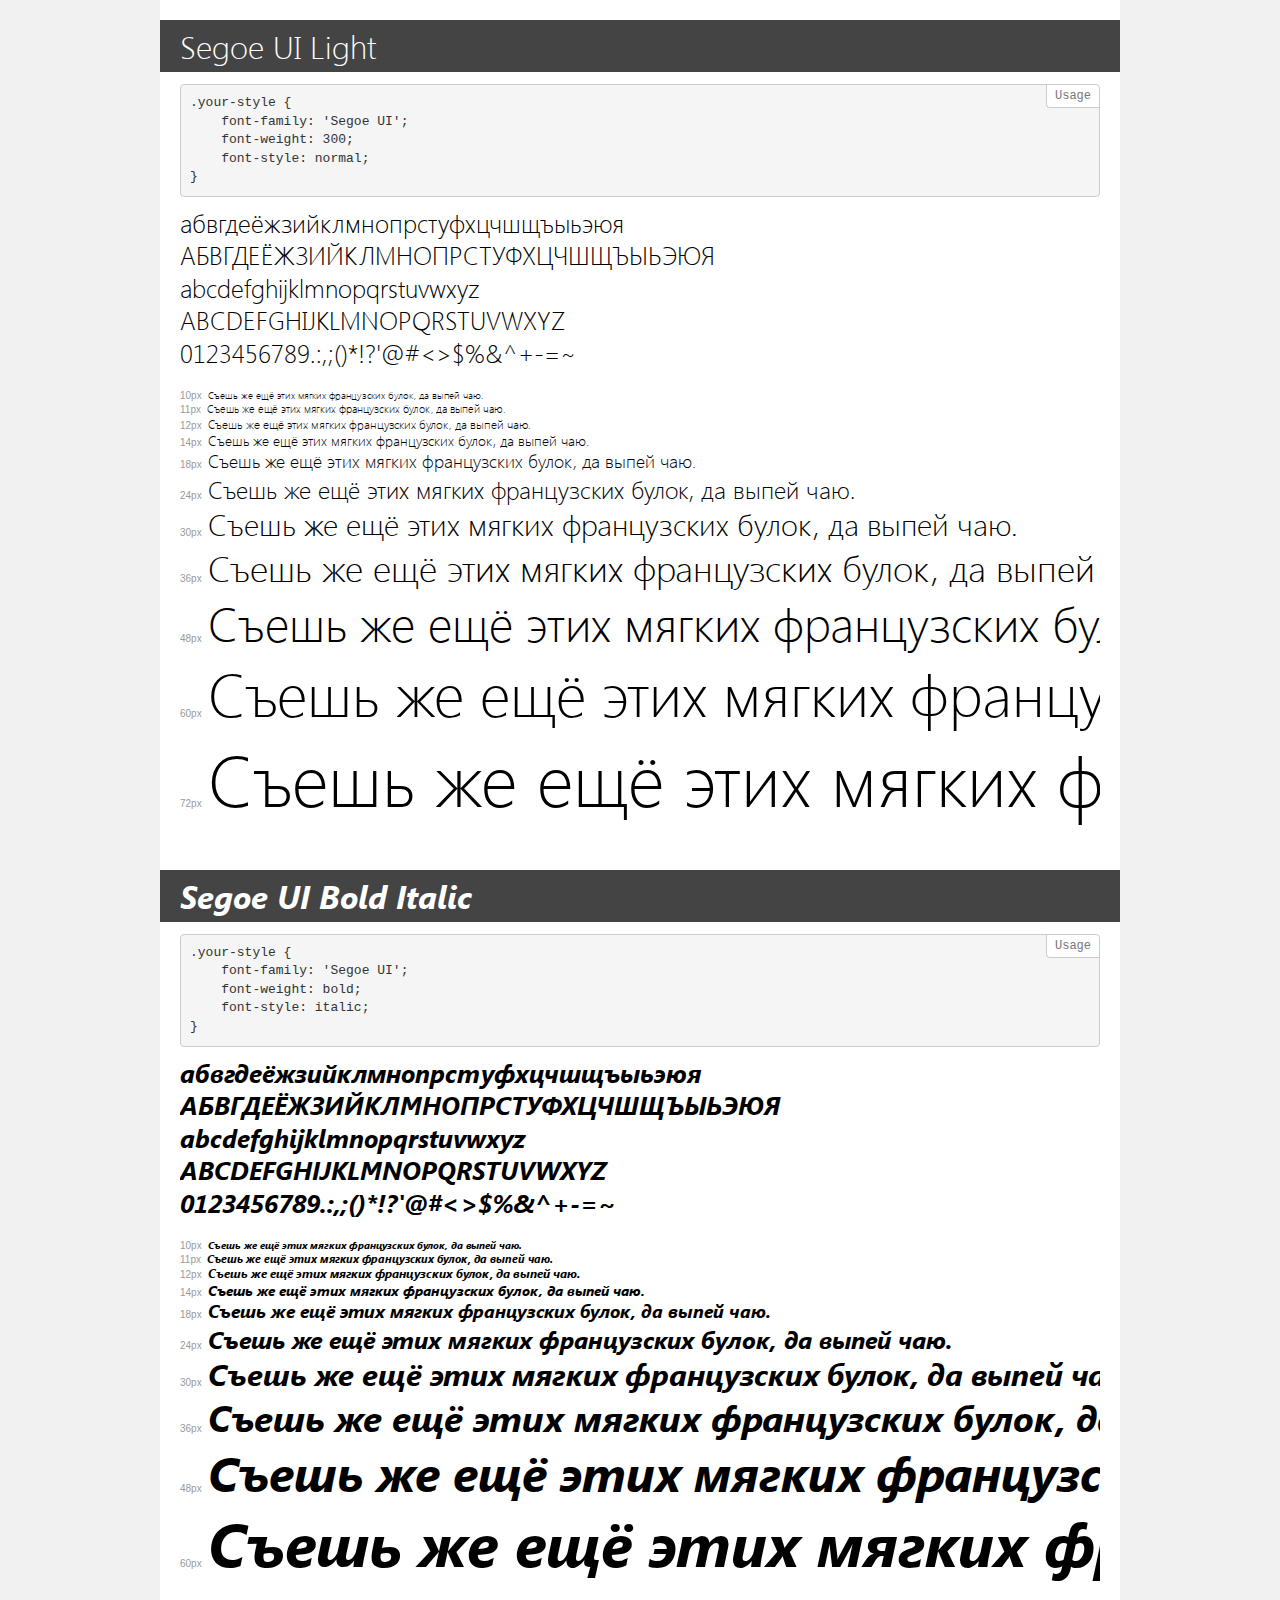
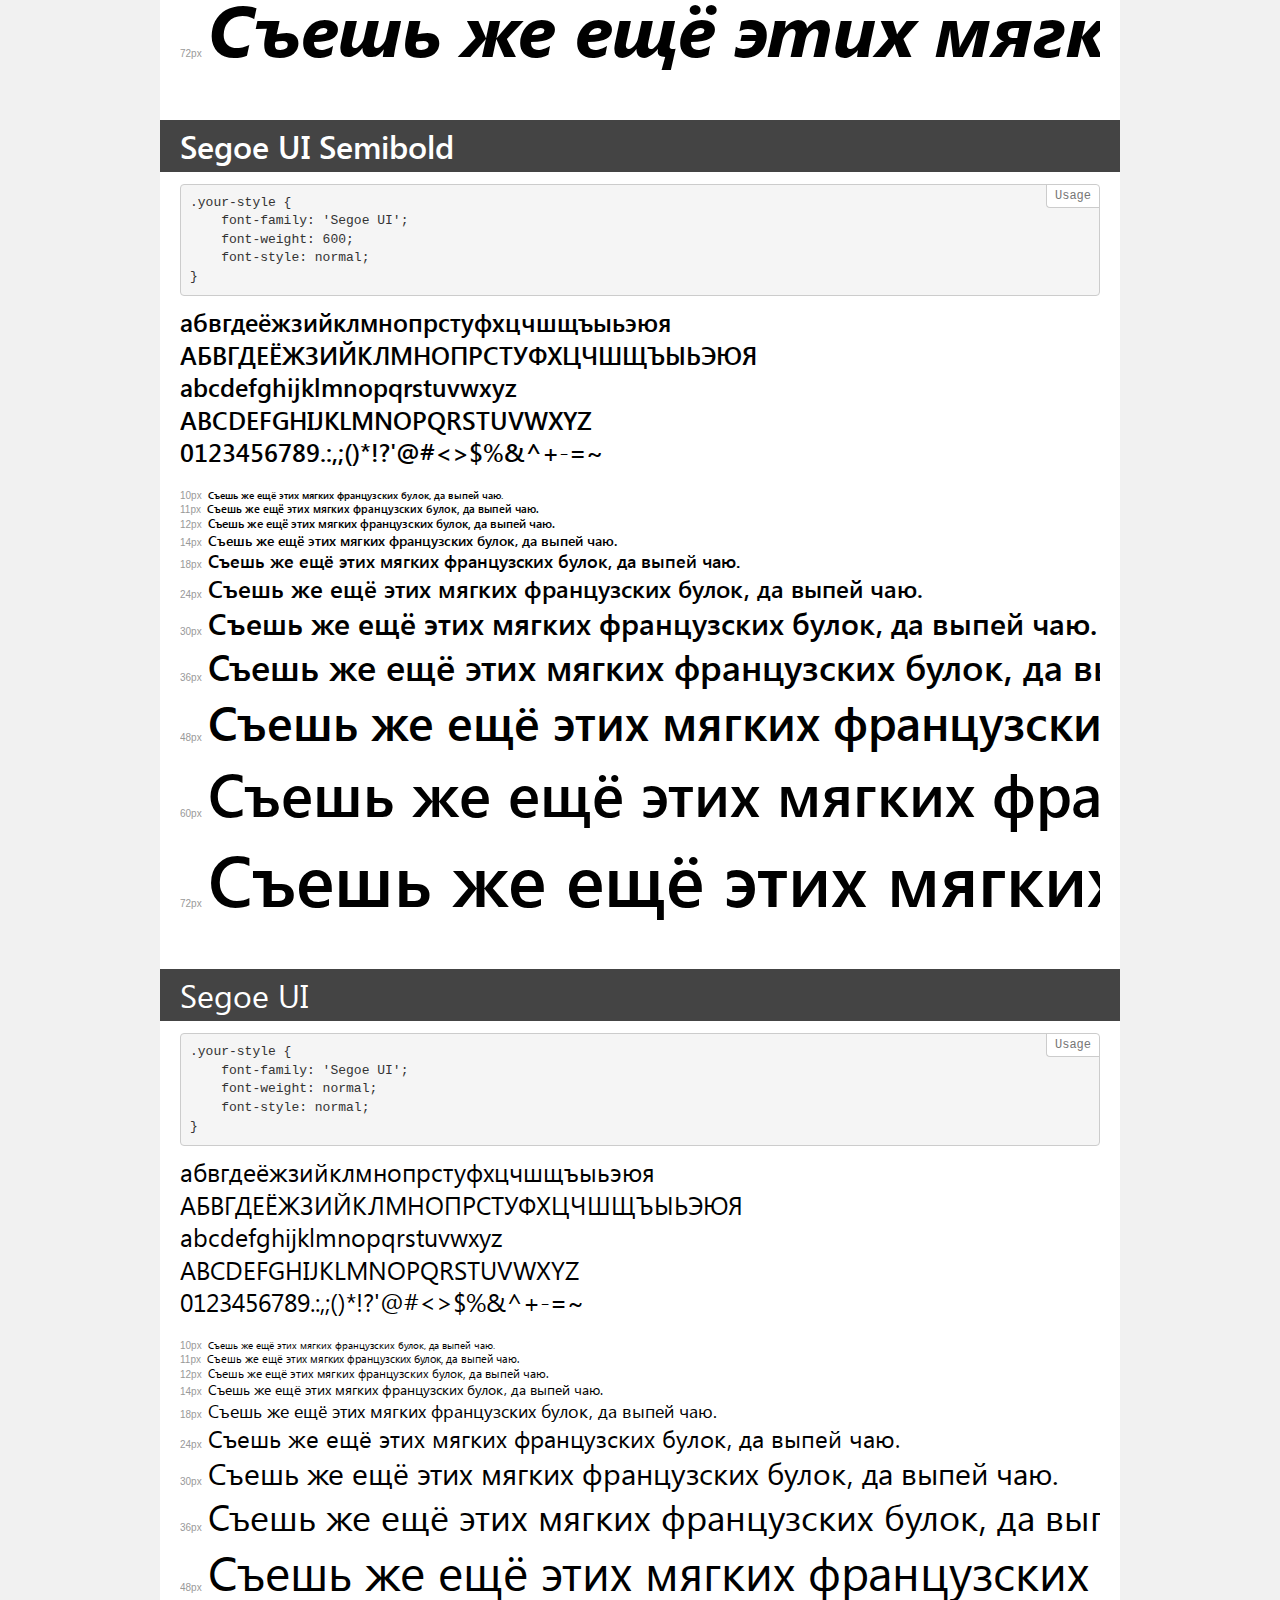
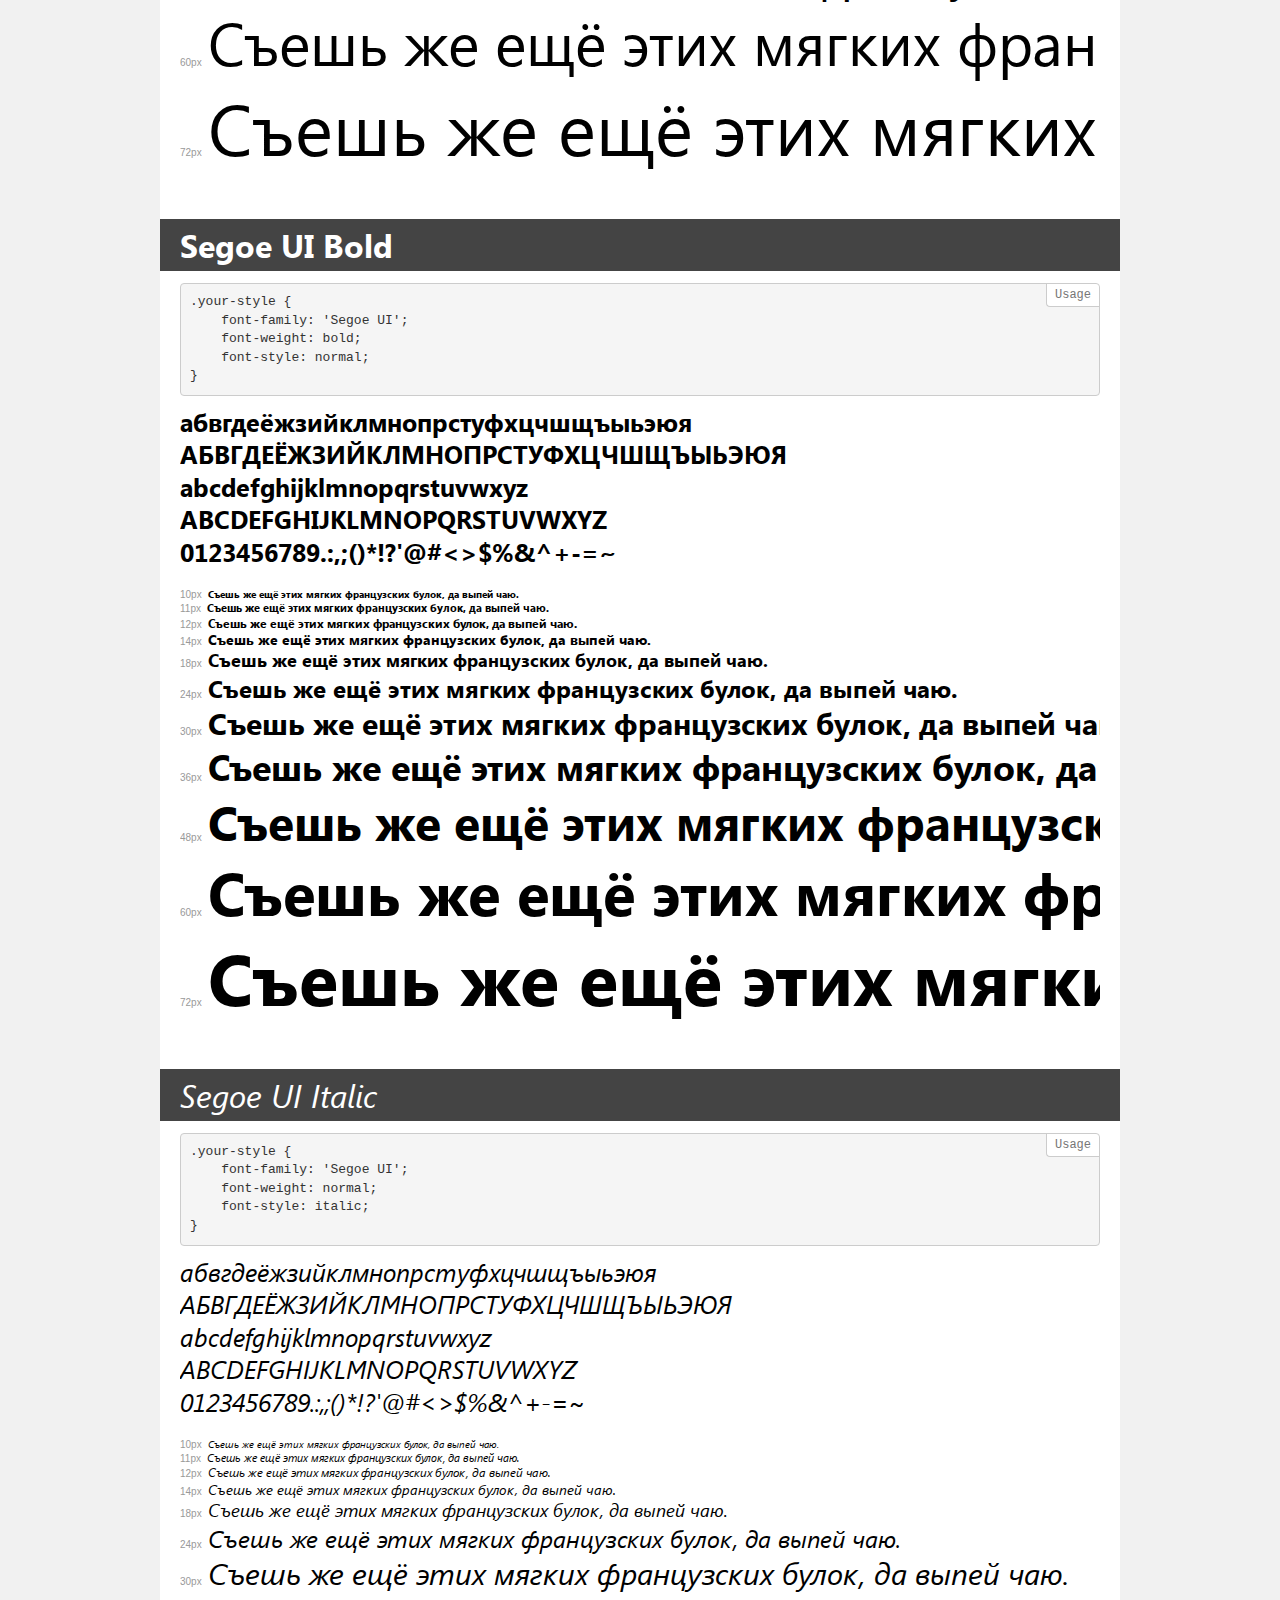
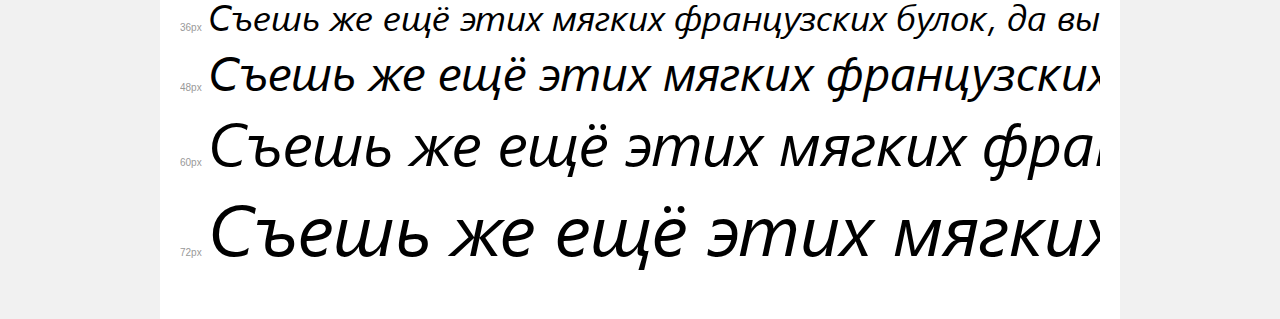
<file: fonts/SegoeUI/demo.html>
<!DOCTYPE html>
<html>
<head>
	<meta charset="utf-8">
	<meta http-equiv="X-UA-Compatible" content="IE=edge">
	<meta name="viewport" content="width=device-width, initial-scale=1">
	<meta name="robots" content="noindex, noarchive">
	<title>Transfonter demo</title>
	<link href="stylesheet.css" rel="stylesheet">
	<style>
		/*
		http://meyerweb.com/eric/tools/css/reset/
		v2.0 | 20110126
		License: none (public domain)
		*/
		html, body, div, span, applet, object, iframe,
		h1, h2, h3, h4, h5, h6, p, blockquote, pre,
		a, abbr, acronym, address, big, cite, code,
		del, dfn, em, img, ins, kbd, q, s, samp,
		small, strike, strong, sub, sup, tt, var,
		b, u, i, center,
		dl, dt, dd, ol, ul, li,
		fieldset, form, label, legend,
		table, caption, tbody, tfoot, thead, tr, th, td,
		article, aside, canvas, details, embed,
		figure, figcaption, footer, header, hgroup,
		menu, nav, output, ruby, section, summary,
		time, mark, audio, video {
			margin: 0;
			padding: 0;
			border: 0;
			font-size: 100%;
			font: inherit;
			vertical-align: baseline;
		}
		/* HTML5 display-role reset for older browsers */
		article, aside, details, figcaption, figure,
		footer, header, hgroup, menu, nav, section {
			display: block;
		}
		body {
			line-height: 1;
		}
		ol, ul {
			list-style: none;
		}
		blockquote, q {
			quotes: none;
		}
		blockquote:before, blockquote:after,
		q:before, q:after {
			content: '';
			content: none;
		}
		table {
			border-collapse: collapse;
			border-spacing: 0;
		}
		/* common styles */
		body {
			background: #f1f1f1;
			color: #000;
		}
		.page {
			background: #fff;
			width: 920px;
			margin: 0 auto;
			padding: 20px 20px 0 20px;
			overflow: hidden;
		}
		.font-container {
			overflow-x: auto;
			overflow-y: hidden;
			margin-bottom: 40px;
			line-height: 1.3;
			white-space: nowrap;
			padding-bottom: 5px;
		}
		h1 {
			position: relative;
			background: #444;
			font-size: 32px;
			color: #fff;
			padding: 10px 20px;
			margin: 0 -20px 12px -20px;
		}
		.letters {
			font-size: 25px;
			margin-bottom: 20px;
		}
		.s10:before {
			content: '10px';
		}
		.s11:before {
			content: '11px';
		}
		.s12:before {
			content: '12px';
		}
		.s14:before {
			content: '14px';
		}
		.s18:before {
			content: '18px';
		}
		.s24:before {
			content: '24px';
		}
		.s30:before {
			content: '30px';
		}
		.s36:before {
			content: '36px';
		}
		.s48:before {
			content: '48px';
		}
		.s60:before {
			content: '60px';
		}
		.s72:before {
			content: '72px';
		}
		.s10:before, .s11:before, .s12:before, .s14:before,
		.s18:before, .s24:before, .s30:before, .s36:before,
		.s48:before, .s60:before, .s72:before {
			font-family: Arial, sans-serif;
			font-size: 10px;
			font-weight: normal;
			font-style: normal;
			color: #999;
			padding-right: 6px;
		}
		pre {
			display: block;
			position: relative;
			padding: 9px;
			margin: 0 0 10px;
			font-family: Monaco, Menlo, Consolas, "Courier New", monospace !important;
			font-size: 13px;
			line-height: 1.428571429;
			color: #333;
			font-weight: normal !important;
			font-style: normal !important;
			background-color: #f5f5f5;
			border: 1px solid #ccc;
			overflow-x: auto;
			border-radius: 4px;
		}
		pre:after {
			display: block;
			position: absolute;
			right: 0;
			top: 0;
			content: 'Usage';
			line-height: 1;
			padding: 5px 8px;
			font-size: 12px;
			color: #767676;
			background-color: #fff;
			border: 1px solid #ccc;
			border-right: none;
			border-top: none;
			border-radius: 0 4px 0 4px;
			z-index: 10;
		}
		/* responsive */
		@media (max-width: 959px) {
			.page {
				width: auto;
				margin: 0;
			}
		}
	</style>
</head>
<body>
<div class="page">
	<div class="demo" style="font-family: 'Segoe UI'; font-weight: 300; font-style: normal;">
		<h1>Segoe UI Light</h1>
		<pre>.your-style {
    font-family: 'Segoe UI';
    font-weight: 300;
    font-style: normal;
}</pre>
		<div class="font-container">
			<p class="letters">
				абвгдеёжзийклмнопрстуфхцчшщъыьэюя <br />
				АБВГДЕЁЖЗИЙКЛМНОПРСТУФХЦЧШЩЪЫЬЭЮЯ <br />
				abcdefghijklmnopqrstuvwxyz <br />
				ABCDEFGHIJKLMNOPQRSTUVWXYZ <br />				0123456789.:,;()*!?'@#<>$%&^+-=~
			</p>
			<p class="s10" style="font-size: 10px;">Съешь же ещё этих мягких французских булок, да выпей чаю.</p>
			<p class="s11" style="font-size: 11px;">Съешь же ещё этих мягких французских булок, да выпей чаю.</p>
			<p class="s12" style="font-size: 12px;">Съешь же ещё этих мягких французских булок, да выпей чаю.</p>
			<p class="s14" style="font-size: 14px;">Съешь же ещё этих мягких французских булок, да выпей чаю.</p>
			<p class="s18" style="font-size: 18px;">Съешь же ещё этих мягких французских булок, да выпей чаю.</p>
			<p class="s24" style="font-size: 24px;">Съешь же ещё этих мягких французских булок, да выпей чаю.</p>
			<p class="s30" style="font-size: 30px;">Съешь же ещё этих мягких французских булок, да выпей чаю.</p>
			<p class="s36" style="font-size: 36px;">Съешь же ещё этих мягких французских булок, да выпей чаю.</p>
			<p class="s48" style="font-size: 48px;">Съешь же ещё этих мягких французских булок, да выпей чаю.</p>
			<p class="s60" style="font-size: 60px;">Съешь же ещё этих мягких французских булок, да выпей чаю.</p>
			<p class="s72" style="font-size: 72px;">Съешь же ещё этих мягких французских булок, да выпей чаю.</p>
		</div>
	</div>
	<div class="demo" style="font-family: 'Segoe UI'; font-weight: bold; font-style: italic;">
		<h1>Segoe UI Bold Italic</h1>
		<pre>.your-style {
    font-family: 'Segoe UI';
    font-weight: bold;
    font-style: italic;
}</pre>
		<div class="font-container">
			<p class="letters">
				абвгдеёжзийклмнопрстуфхцчшщъыьэюя <br />
				АБВГДЕЁЖЗИЙКЛМНОПРСТУФХЦЧШЩЪЫЬЭЮЯ <br />
				abcdefghijklmnopqrstuvwxyz <br />
				ABCDEFGHIJKLMNOPQRSTUVWXYZ <br />				0123456789.:,;()*!?'@#<>$%&^+-=~
			</p>
			<p class="s10" style="font-size: 10px;">Съешь же ещё этих мягких французских булок, да выпей чаю.</p>
			<p class="s11" style="font-size: 11px;">Съешь же ещё этих мягких французских булок, да выпей чаю.</p>
			<p class="s12" style="font-size: 12px;">Съешь же ещё этих мягких французских булок, да выпей чаю.</p>
			<p class="s14" style="font-size: 14px;">Съешь же ещё этих мягких французских булок, да выпей чаю.</p>
			<p class="s18" style="font-size: 18px;">Съешь же ещё этих мягких французских булок, да выпей чаю.</p>
			<p class="s24" style="font-size: 24px;">Съешь же ещё этих мягких французских булок, да выпей чаю.</p>
			<p class="s30" style="font-size: 30px;">Съешь же ещё этих мягких французских булок, да выпей чаю.</p>
			<p class="s36" style="font-size: 36px;">Съешь же ещё этих мягких французских булок, да выпей чаю.</p>
			<p class="s48" style="font-size: 48px;">Съешь же ещё этих мягких французских булок, да выпей чаю.</p>
			<p class="s60" style="font-size: 60px;">Съешь же ещё этих мягких французских булок, да выпей чаю.</p>
			<p class="s72" style="font-size: 72px;">Съешь же ещё этих мягких французских булок, да выпей чаю.</p>
		</div>
	</div>
	<div class="demo" style="font-family: 'Segoe UI'; font-weight: 600; font-style: normal;">
		<h1>Segoe UI Semibold</h1>
		<pre>.your-style {
    font-family: 'Segoe UI';
    font-weight: 600;
    font-style: normal;
}</pre>
		<div class="font-container">
			<p class="letters">
				абвгдеёжзийклмнопрстуфхцчшщъыьэюя <br />
				АБВГДЕЁЖЗИЙКЛМНОПРСТУФХЦЧШЩЪЫЬЭЮЯ <br />
				abcdefghijklmnopqrstuvwxyz <br />
				ABCDEFGHIJKLMNOPQRSTUVWXYZ <br />				0123456789.:,;()*!?'@#<>$%&^+-=~
			</p>
			<p class="s10" style="font-size: 10px;">Съешь же ещё этих мягких французских булок, да выпей чаю.</p>
			<p class="s11" style="font-size: 11px;">Съешь же ещё этих мягких французских булок, да выпей чаю.</p>
			<p class="s12" style="font-size: 12px;">Съешь же ещё этих мягких французских булок, да выпей чаю.</p>
			<p class="s14" style="font-size: 14px;">Съешь же ещё этих мягких французских булок, да выпей чаю.</p>
			<p class="s18" style="font-size: 18px;">Съешь же ещё этих мягких французских булок, да выпей чаю.</p>
			<p class="s24" style="font-size: 24px;">Съешь же ещё этих мягких французских булок, да выпей чаю.</p>
			<p class="s30" style="font-size: 30px;">Съешь же ещё этих мягких французских булок, да выпей чаю.</p>
			<p class="s36" style="font-size: 36px;">Съешь же ещё этих мягких французских булок, да выпей чаю.</p>
			<p class="s48" style="font-size: 48px;">Съешь же ещё этих мягких французских булок, да выпей чаю.</p>
			<p class="s60" style="font-size: 60px;">Съешь же ещё этих мягких французских булок, да выпей чаю.</p>
			<p class="s72" style="font-size: 72px;">Съешь же ещё этих мягких французских булок, да выпей чаю.</p>
		</div>
	</div>
	<div class="demo" style="font-family: 'Segoe UI'; font-weight: normal; font-style: normal;">
		<h1>Segoe UI</h1>
		<pre>.your-style {
    font-family: 'Segoe UI';
    font-weight: normal;
    font-style: normal;
}</pre>
		<div class="font-container">
			<p class="letters">
				абвгдеёжзийклмнопрстуфхцчшщъыьэюя <br />
				АБВГДЕЁЖЗИЙКЛМНОПРСТУФХЦЧШЩЪЫЬЭЮЯ <br />
				abcdefghijklmnopqrstuvwxyz <br />
				ABCDEFGHIJKLMNOPQRSTUVWXYZ <br />				0123456789.:,;()*!?'@#<>$%&^+-=~
			</p>
			<p class="s10" style="font-size: 10px;">Съешь же ещё этих мягких французских булок, да выпей чаю.</p>
			<p class="s11" style="font-size: 11px;">Съешь же ещё этих мягких французских булок, да выпей чаю.</p>
			<p class="s12" style="font-size: 12px;">Съешь же ещё этих мягких французских булок, да выпей чаю.</p>
			<p class="s14" style="font-size: 14px;">Съешь же ещё этих мягких французских булок, да выпей чаю.</p>
			<p class="s18" style="font-size: 18px;">Съешь же ещё этих мягких французских булок, да выпей чаю.</p>
			<p class="s24" style="font-size: 24px;">Съешь же ещё этих мягких французских булок, да выпей чаю.</p>
			<p class="s30" style="font-size: 30px;">Съешь же ещё этих мягких французских булок, да выпей чаю.</p>
			<p class="s36" style="font-size: 36px;">Съешь же ещё этих мягких французских булок, да выпей чаю.</p>
			<p class="s48" style="font-size: 48px;">Съешь же ещё этих мягких французских булок, да выпей чаю.</p>
			<p class="s60" style="font-size: 60px;">Съешь же ещё этих мягких французских булок, да выпей чаю.</p>
			<p class="s72" style="font-size: 72px;">Съешь же ещё этих мягких французских булок, да выпей чаю.</p>
		</div>
	</div>
	<div class="demo" style="font-family: 'Segoe UI'; font-weight: bold; font-style: normal;">
		<h1>Segoe UI Bold</h1>
		<pre>.your-style {
    font-family: 'Segoe UI';
    font-weight: bold;
    font-style: normal;
}</pre>
		<div class="font-container">
			<p class="letters">
				абвгдеёжзийклмнопрстуфхцчшщъыьэюя <br />
				АБВГДЕЁЖЗИЙКЛМНОПРСТУФХЦЧШЩЪЫЬЭЮЯ <br />
				abcdefghijklmnopqrstuvwxyz <br />
				ABCDEFGHIJKLMNOPQRSTUVWXYZ <br />				0123456789.:,;()*!?'@#<>$%&^+-=~
			</p>
			<p class="s10" style="font-size: 10px;">Съешь же ещё этих мягких французских булок, да выпей чаю.</p>
			<p class="s11" style="font-size: 11px;">Съешь же ещё этих мягких французских булок, да выпей чаю.</p>
			<p class="s12" style="font-size: 12px;">Съешь же ещё этих мягких французских булок, да выпей чаю.</p>
			<p class="s14" style="font-size: 14px;">Съешь же ещё этих мягких французских булок, да выпей чаю.</p>
			<p class="s18" style="font-size: 18px;">Съешь же ещё этих мягких французских булок, да выпей чаю.</p>
			<p class="s24" style="font-size: 24px;">Съешь же ещё этих мягких французских булок, да выпей чаю.</p>
			<p class="s30" style="font-size: 30px;">Съешь же ещё этих мягких французских булок, да выпей чаю.</p>
			<p class="s36" style="font-size: 36px;">Съешь же ещё этих мягких французских булок, да выпей чаю.</p>
			<p class="s48" style="font-size: 48px;">Съешь же ещё этих мягких французских булок, да выпей чаю.</p>
			<p class="s60" style="font-size: 60px;">Съешь же ещё этих мягких французских булок, да выпей чаю.</p>
			<p class="s72" style="font-size: 72px;">Съешь же ещё этих мягких французских булок, да выпей чаю.</p>
		</div>
	</div>
	<div class="demo" style="font-family: 'Segoe UI'; font-weight: normal; font-style: italic;">
		<h1>Segoe UI Italic</h1>
		<pre>.your-style {
    font-family: 'Segoe UI';
    font-weight: normal;
    font-style: italic;
}</pre>
		<div class="font-container">
			<p class="letters">
				абвгдеёжзийклмнопрстуфхцчшщъыьэюя <br />
				АБВГДЕЁЖЗИЙКЛМНОПРСТУФХЦЧШЩЪЫЬЭЮЯ <br />
				abcdefghijklmnopqrstuvwxyz <br />
				ABCDEFGHIJKLMNOPQRSTUVWXYZ <br />				0123456789.:,;()*!?'@#<>$%&^+-=~
			</p>
			<p class="s10" style="font-size: 10px;">Съешь же ещё этих мягких французских булок, да выпей чаю.</p>
			<p class="s11" style="font-size: 11px;">Съешь же ещё этих мягких французских булок, да выпей чаю.</p>
			<p class="s12" style="font-size: 12px;">Съешь же ещё этих мягких французских булок, да выпей чаю.</p>
			<p class="s14" style="font-size: 14px;">Съешь же ещё этих мягких французских булок, да выпей чаю.</p>
			<p class="s18" style="font-size: 18px;">Съешь же ещё этих мягких французских булок, да выпей чаю.</p>
			<p class="s24" style="font-size: 24px;">Съешь же ещё этих мягких французских булок, да выпей чаю.</p>
			<p class="s30" style="font-size: 30px;">Съешь же ещё этих мягких французских булок, да выпей чаю.</p>
			<p class="s36" style="font-size: 36px;">Съешь же ещё этих мягких французских булок, да выпей чаю.</p>
			<p class="s48" style="font-size: 48px;">Съешь же ещё этих мягких французских булок, да выпей чаю.</p>
			<p class="s60" style="font-size: 60px;">Съешь же ещё этих мягких французских булок, да выпей чаю.</p>
			<p class="s72" style="font-size: 72px;">Съешь же ещё этих мягких французских булок, да выпей чаю.</p>
		</div>
	</div>
</div>
</body>
</html>
</file>
<file: fonts/SegoeUI/stylesheet.css>
/* This stylesheet generated by Transfonter (https://transfonter.org) on August 23, 2017 4:44 PM */

@font-face {
	font-family: 'Segoe UI';
	src: url('SegoeUI-Light.eot');
	src: local('Segoe UI Light'), local('SegoeUI-Light'),
		url('SegoeUI-Light.eot?#iefix') format('embedded-opentype'),
		url('SegoeUI-Light.woff') format('woff'),
		url('SegoeUI-Light.ttf') format('truetype');
	font-weight: 300;
	font-style: normal;
}

@font-face {
	font-family: 'Segoe UI';
	src: url('SegoeUI-BoldItalic.eot');
	src: local('Segoe UI Bold Italic'), local('SegoeUI-BoldItalic'),
		url('SegoeUI-BoldItalic.eot?#iefix') format('embedded-opentype'),
		url('SegoeUI-BoldItalic.woff') format('woff'),
		url('SegoeUI-BoldItalic.ttf') format('truetype');
	font-weight: bold;
	font-style: italic;
}

@font-face {
	font-family: 'Segoe UI';
	src: url('SegoeUI-SemiBold.eot');
	src: local('Segoe UI Semibold'), local('SegoeUI-SemiBold'),
		url('SegoeUI-SemiBold.eot?#iefix') format('embedded-opentype'),
		url('SegoeUI-SemiBold.woff') format('woff'),
		url('SegoeUI-SemiBold.ttf') format('truetype');
	font-weight: 600;
	font-style: normal;
}

@font-face {
	font-family: 'Segoe UI';
	src: url('SegoeUI.eot');
	src: local('Segoe UI'), local('SegoeUI'),
		url('SegoeUI.eot?#iefix') format('embedded-opentype'),
		url('SegoeUI.woff') format('woff'),
		url('SegoeUI.ttf') format('truetype');
	font-weight: normal;
	font-style: normal;
}

@font-face {
	font-family: 'Segoe UI';
	src: url('SegoeUI-Bold.eot');
	src: local('Segoe UI Bold'), local('SegoeUI-Bold'),
		url('SegoeUI-Bold.eot?#iefix') format('embedded-opentype'),
		url('SegoeUI-Bold.woff') format('woff'),
		url('SegoeUI-Bold.ttf') format('truetype');
	font-weight: bold;
	font-style: normal;
}

@font-face {
	font-family: 'Segoe UI';
	src: url('SegoeUI-Italic.eot');
	src: local('Segoe UI Italic'), local('SegoeUI-Italic'),
		url('SegoeUI-Italic.eot?#iefix') format('embedded-opentype'),
		url('SegoeUI-Italic.woff') format('woff'),
		url('SegoeUI-Italic.ttf') format('truetype');
	font-weight: normal;
	font-style: italic;
}
</file>
